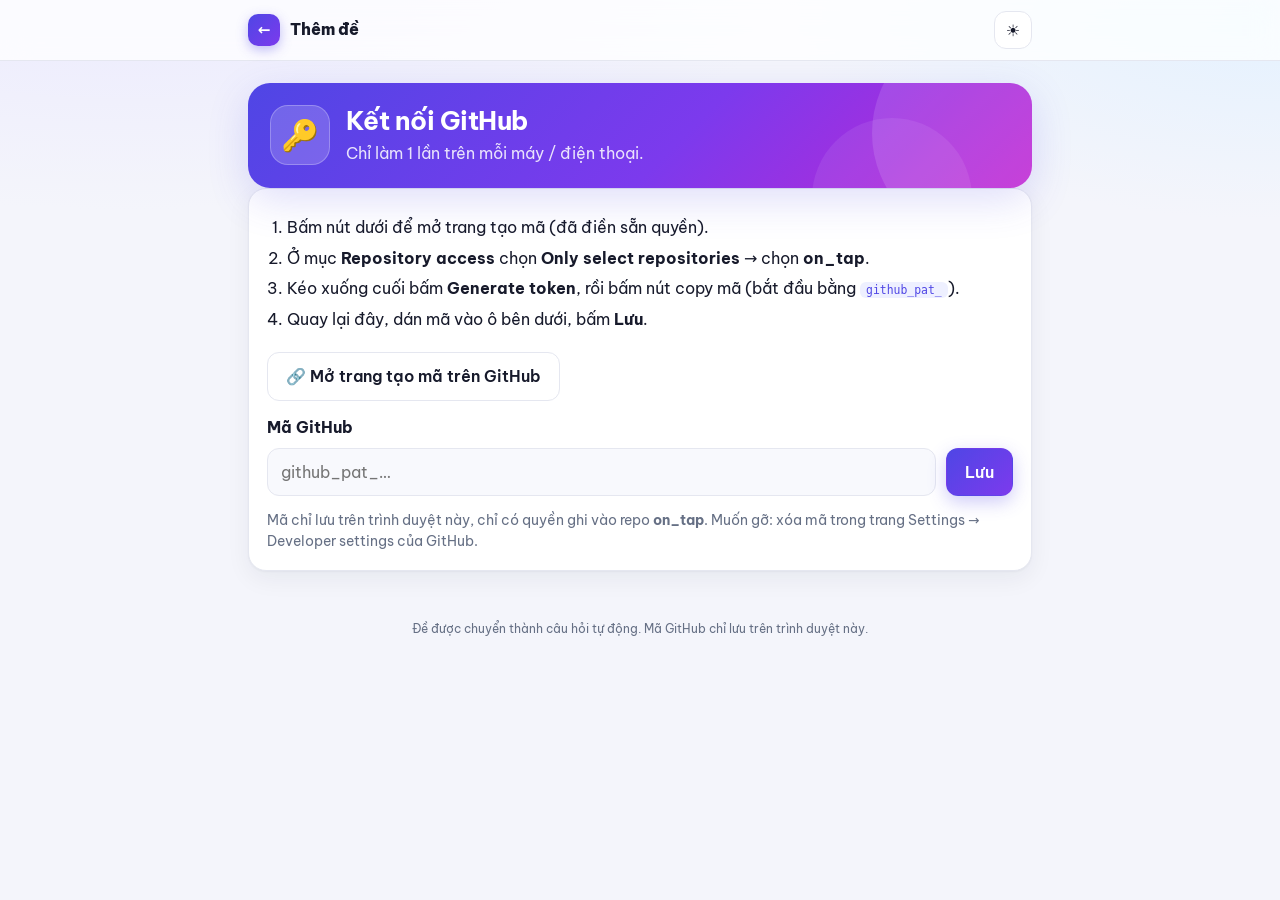
<file: them-de.html>
<!DOCTYPE html>
<html lang="vi">
<head>
  <meta charset="UTF-8">
  <meta name="viewport" content="width=device-width, initial-scale=1">
  <meta name="theme-color" content="#4f46e5">
  <meta name="robots" content="noindex">
  <title>Thêm đề · Ôn tập trắc nghiệm</title>
  <link rel="preconnect" href="https://fonts.googleapis.com">
  <link rel="preconnect" href="https://fonts.gstatic.com" crossorigin>
  <link href="https://fonts.googleapis.com/css2?family=Be+Vietnam+Pro:wght@400;500;600;700;800&display=swap" rel="stylesheet">
  <link rel="stylesheet" href="style.css">
  <style>
    .stack > * + * { margin-top: 14px; }
    .label { display: block; font-weight: 700; margin: 0 0 8px; }
    .input {
      width: 100%; font: inherit; color: var(--text); background: var(--card-2);
      border: 1.5px solid var(--line); border-radius: var(--radius-sm); padding: 11px 13px; outline: none;
    }
    .input:focus { border-color: var(--primary); }
    .row { display: flex; gap: 10px; align-items: center; }
    .row .grow { flex: 1; min-width: 0; }
    .subjects .subject.new .sicon { background: var(--primary-soft); color: var(--primary); font-weight: 800; }
    .emojis { display: flex; flex-wrap: wrap; gap: 6px; }
    .emojis button {
      width: 40px; height: 40px; border-radius: 11px; border: 1.5px solid var(--line);
      background: var(--card); font-size: 1.2rem;
    }
    .emojis button.on { border-color: var(--primary); background: var(--primary-soft); }
    .drop {
      display: block; text-align: center; padding: 26px 16px; border: 2px dashed var(--line);
      border-radius: var(--radius); background: var(--card-2); cursor: pointer; transition: border-color .15s, background .15s;
    }
    .drop:hover, .drop.over { border-color: var(--primary); background: var(--primary-soft); }
    .drop b { color: var(--primary); }
    .drop input { display: none; }
    .files { display: grid; gap: 10px; }
    .file {
      display: grid; grid-template-columns: 74px 1fr auto; gap: 8px; align-items: center;
      padding: 10px; border: 1.5px solid var(--line); border-radius: 14px; background: var(--card);
    }
    .file .fname { grid-column: 1 / -1; font-size: .82rem; color: var(--muted); overflow: hidden; text-overflow: ellipsis; white-space: nowrap; }
    .file .input { padding: 8px 10px; }
    .file .num { text-align: center; }
    .file .warn { grid-column: 1 / -1; font-size: .8rem; color: var(--warn); background: var(--warn-soft); padding: 4px 10px; border-radius: 8px; }
    .x { width: 36px; height: 36px; border-radius: 10px; border: 1px solid var(--line); background: var(--card); color: var(--muted); font-size: 1rem; }
    .x:hover { color: var(--bad); border-color: var(--bad); }
    .steps { list-style: none; padding: 0; margin: 0; display: grid; gap: 10px; }
    .steps li { display: flex; gap: 10px; align-items: center; color: var(--muted); }
    .steps li .dot { width: 26px; height: 26px; border-radius: 50%; display: grid; place-items: center; border: 2px solid var(--line); font-size: .8rem; flex-shrink: 0; }
    .steps li.run { color: var(--text); font-weight: 600; }
    .steps li.run .dot { border-color: var(--line); border-top-color: var(--primary); animation: spin .8s linear infinite; }
    .steps li.done { color: var(--text); }
    .steps li.done .dot { background: var(--ok); border-color: var(--ok); color: #fff; }
    .steps li.fail .dot { background: var(--bad); border-color: var(--bad); color: #fff; }
    .report h3 { font-size: .95rem; margin: 14px 0 6px; }
    .report ul { margin: 0; padding-left: 20px; }
    .report li { margin: 3px 0; }
    .err { color: var(--bad); background: var(--bad-soft); padding: 10px 12px; border-radius: 12px; font-size: .92rem; }
    .okbox { color: var(--ok); background: var(--ok-soft); padding: 10px 12px; border-radius: 12px; font-weight: 600; }
    ol.howto { padding-left: 20px; margin: 8px 0 0; }
    ol.howto li { margin: 6px 0; }
    .back { text-decoration: none; }
    .manage summary { cursor: pointer; list-style: none; }
    .manage summary::-webkit-details-marker { display: none; }
    .manage summary::before { content: "▸ "; color: var(--muted); }
    .manage[open] summary::before { content: "▾ "; }
    .chlist { display: grid; gap: 6px; margin: 12px 0; }
    .chrow { display: flex; align-items: center; justify-content: space-between; gap: 10px; padding: 6px 6px 6px 12px; border: 1px solid var(--line); border-radius: 12px; background: var(--card-2); font-size: .92rem; }
    .btn.danger { color: var(--bad); border-color: var(--bad-soft); }
    .merge { display: flex; gap: 10px; align-items: center; margin-top: 12px; padding: 10px 12px; border-radius: 12px; background: var(--primary-soft); cursor: pointer; }
    .merge input { width: 18px; height: 18px; accent-color: var(--primary); }
    .btn.danger:hover:not(:disabled) { border-color: var(--bad); background: var(--bad-soft); }
  </style>
</head>
<body>
  <header class="topbar">
    <div class="topbar-in">
      <a class="brand back" href="./" title="Về trang ôn tập" style="color: inherit">
        <span class="logo">←</span><span>Thêm đề</span>
      </a>
      <button class="icon-btn" id="themeBtn" type="button" title="Đổi giao diện sáng/tối" aria-label="Đổi giao diện sáng/tối">
        <span class="sun">☀️</span><span class="moon">🌙</span>
      </button>
    </div>
  </header>

  <main id="app">
    <div class="loading"><span class="spinner"></span>Đang tải…</div>
  </main>

  <footer class="foot">Đề được chuyển thành câu hỏi tự động. Mã GitHub chỉ lưu trên trình duyệt này.</footer>

  <script src="them-de.js"></script>
</body>
</html>
</file>
<file: style.css>
:root {
  --bg: #f4f5fb;
  --bg-grad: radial-gradient(1200px 500px at 10% -10%, #e9e7ff 0%, transparent 60%),
             radial-gradient(900px 400px at 100% 0%, #e3f1ff 0%, transparent 55%);
  --card: #ffffff;
  --card-2: #f8f9fd;
  --text: #171a2b;
  --muted: #667085;
  --line: #e5e7f0;
  --primary: #4f46e5;
  --primary-2: #7c3aed;
  --primary-soft: #eef0ff;
  --on-primary: #ffffff;
  --ok: #16a34a;
  --ok-soft: #e7f8ee;
  --bad: #e11d48;
  --bad-soft: #ffe9ee;
  --warn: #9a6200;
  --warn-soft: #fff7e0;
  --radius: 18px;
  --radius-sm: 12px;
  --shadow: 0 1px 2px rgba(23, 26, 43, .04), 0 8px 24px rgba(23, 26, 43, .06);
  --shadow-lg: 0 12px 40px rgba(79, 70, 229, .18);
  color-scheme: light;
}
[data-theme="dark"] {
  --bg: #0e1020;
  --bg-grad: radial-gradient(1000px 500px at 0% -10%, #23205a 0%, transparent 60%),
             radial-gradient(800px 400px at 100% 0%, #10304d 0%, transparent 55%);
  --card: #171a2e;
  --card-2: #1d2138;
  --text: #eceefe;
  --muted: #9aa0bd;
  --line: #2a2f4a;
  --primary: #8b85ff;
  --primary-2: #b18cff;
  --primary-soft: #262a52;
  --on-primary: #0e1020;
  --ok: #4ade80;
  --ok-soft: #12301f;
  --bad: #fb7185;
  --bad-soft: #3a1622;
  --warn: #f5c35b;
  --warn-soft: #33290f;
  --shadow: 0 1px 2px rgba(0, 0, 0, .3);
  --shadow-lg: 0 12px 40px rgba(0, 0, 0, .45);
  color-scheme: dark;
}

* { box-sizing: border-box; }
html, body { margin: 0; }
body {
  font-family: "Be Vietnam Pro", system-ui, -apple-system, "Segoe UI", Roboto, Arial, sans-serif;
  background: var(--bg-grad), var(--bg);
  background-attachment: fixed;
  color: var(--text);
  line-height: 1.55;
  -webkit-font-smoothing: antialiased;
  min-height: 100vh;
}
button { font: inherit; color: inherit; cursor: pointer; }
kbd {
  font: 600 .75rem/1 ui-monospace, SFMono-Regular, Menlo, monospace;
  padding: 2px 6px; border-radius: 6px; border: 1px solid var(--line);
  border-bottom-width: 2px; background: var(--card);
}
code { background: var(--primary-soft); color: var(--primary); padding: 1px 6px; border-radius: 6px; font-size: .88em; }

/* ---------- Thanh trên ---------- */
.topbar {
  position: sticky; top: 0; z-index: 20;
  background: color-mix(in srgb, var(--card) 78%, transparent);
  backdrop-filter: saturate(160%) blur(14px);
  -webkit-backdrop-filter: saturate(160%) blur(14px);
  border-bottom: 1px solid var(--line);
}
.topbar-in { max-width: 820px; margin: 0 auto; padding: 10px 18px; display: flex; align-items: center; justify-content: space-between; }
.brand { display: flex; align-items: center; gap: 10px; background: none; border: 0; font-weight: 800; font-size: 1.02rem; padding: 4px 0; letter-spacing: -.01em; }
.logo {
  width: 32px; height: 32px; border-radius: 10px; display: grid; place-items: center;
  background: linear-gradient(135deg, var(--primary), var(--primary-2)); color: #fff; font-size: .95rem;
  box-shadow: 0 4px 12px rgba(79, 70, 229, .35);
}
.icon-btn {
  width: 38px; height: 38px; border-radius: 12px; border: 1px solid var(--line);
  background: var(--card); display: grid; place-items: center; font-size: 1rem; transition: transform .15s;
}
.icon-btn:hover { transform: rotate(-12deg); }
.top-actions { display: flex; align-items: center; gap: 8px; }
.add-btn { text-decoration: none; color: var(--primary); }
.foot a { color: var(--primary); font-weight: 600; }
.icon-btn .moon { display: none; }
[data-theme="dark"] .icon-btn .sun { display: none; }
[data-theme="dark"] .icon-btn .moon { display: inline; }

main { max-width: 820px; margin: 0 auto; padding: 22px 18px 48px; }
.loading { display: flex; align-items: center; justify-content: center; gap: 12px; color: var(--muted); margin-top: 80px; }
.spinner { width: 22px; height: 22px; border-radius: 50%; border: 3px solid var(--line); border-top-color: var(--primary); animation: spin .8s linear infinite; }
@keyframes spin { to { transform: rotate(360deg); } }
.foot { text-align: center; color: var(--muted); font-size: .78rem; padding: 0 16px 28px; }

h1 { font-size: 1.6rem; line-height: 1.25; margin: 0; letter-spacing: -.02em; }
h2 { font-size: 1rem; margin: 26px 0 12px; letter-spacing: -.01em; }
.sub { color: var(--muted); margin: 4px 0 0; }
.muted { color: var(--muted); font-weight: 400; }
.center { text-align: center; }
.ok-text { color: var(--ok); }
.bad-text { color: var(--bad); }

.card {
  background: var(--card);
  border: 1px solid var(--line);
  border-radius: var(--radius);
  box-shadow: var(--shadow);
  padding: 18px;
}

/* ---------- Nút ---------- */
.btn {
  display: inline-flex; align-items: center; justify-content: center; gap: 6px;
  border: 1px solid var(--line); background: var(--card);
  padding: 11px 18px; border-radius: var(--radius-sm); font-weight: 600;
  transition: border-color .15s, background .15s, transform .08s, box-shadow .15s;
}
.btn:hover:not(:disabled) { border-color: var(--primary); }
.btn:active:not(:disabled) { transform: translateY(1px); }
.btn.primary {
  background: linear-gradient(135deg, var(--primary), var(--primary-2));
  border-color: transparent; color: #fff; box-shadow: 0 6px 18px rgba(79, 70, 229, .28);
}
.btn.primary:hover:not(:disabled) { box-shadow: 0 8px 24px rgba(79, 70, 229, .4); }
a.btn { text-decoration: none; color: inherit; }
a.btn.primary { color: #fff; }
.btn.ghost { background: transparent; }
.btn.small { padding: 7px 12px; font-size: .88rem; border-radius: 10px; }
.btn.big { padding: 14px 22px; font-size: 1.02rem; }
.btn:disabled { opacity: .45; cursor: not-allowed; box-shadow: none; }
.btn.grow { flex: 1; }
.link-btn { background: none; border: 0; padding: 4px 2px; color: var(--primary); font-weight: 600; font-size: .9rem; }
.link-btn:hover { text-decoration: underline; }
.link-btn.muted { color: var(--muted); font-weight: 500; font-size: .85rem; }

.hint { color: var(--muted); font-size: .85rem; margin: 12px 0 0; }
.actions { display: flex; flex-wrap: wrap; gap: 10px; margin-top: 12px; }

.chips { display: flex; flex-wrap: wrap; gap: 6px; margin-top: 8px; }
.chip {
  display: inline-flex; align-items: center; gap: 4px; padding: 3px 10px; border-radius: 99px;
  background: var(--card-2); border: 1px solid var(--line); font-size: .8rem; font-weight: 600; color: var(--muted);
}
.chip.ok { color: var(--ok); background: var(--ok-soft); border-color: transparent; }
.chip.bad { color: var(--bad); background: var(--bad-soft); border-color: transparent; }

/* ---------- Chọn môn ---------- */
.subjects { display: grid; grid-template-columns: repeat(auto-fill, minmax(175px, 1fr)); gap: 10px; margin-bottom: 20px; }
.subject {
  display: flex; align-items: center; gap: 10px; text-align: left; min-width: 0;
  padding: 11px 12px; border-radius: 14px;
  background: var(--card); border: 1.5px solid var(--line); box-shadow: var(--shadow);
  transition: border-color .15s, transform .15s, background .15s;
}
.subject:hover { border-color: var(--primary); transform: translateY(-1px); }
.subject .sicon {
  flex-shrink: 0; width: 38px; height: 38px; border-radius: 11px; display: grid; place-items: center;
  background: var(--card-2); font-size: 1.25rem;
}
.subject .stext { min-width: 0; display: flex; flex-direction: column; line-height: 1.3; }
.subject .stext b { font-size: .88rem; line-height: 1.3; display: -webkit-box; -webkit-line-clamp: 2; -webkit-box-orient: vertical; overflow: hidden; }
.subject small { color: var(--muted); font-size: .75rem; }
.subject.on { border-color: var(--primary); background: var(--primary-soft); }
.subject.on .sicon { background: linear-gradient(135deg, var(--primary), var(--primary-2)); }

/* ---------- Hero ---------- */
.hero {
  display: flex; align-items: center; gap: 16px; padding: 22px;
  border-radius: 22px; color: #fff; position: relative; overflow: hidden;
  background: linear-gradient(135deg, #4f46e5 0%, #7c3aed 55%, #c026d3 100%);
  box-shadow: var(--shadow-lg);
}
.hero::after {
  content: ""; position: absolute; right: -60px; top: -60px; width: 220px; height: 220px; border-radius: 50%;
  background: rgba(255, 255, 255, .12);
}
.hero::before {
  content: ""; position: absolute; right: 60px; bottom: -90px; width: 160px; height: 160px; border-radius: 50%;
  background: rgba(255, 255, 255, .08);
}
.hero-icon {
  flex-shrink: 0; width: 60px; height: 60px; border-radius: 18px; display: grid; place-items: center;
  font-size: 1.9rem; background: rgba(255, 255, 255, .18); border: 1px solid rgba(255, 255, 255, .25);
}
.hero-text { position: relative; z-index: 1; min-width: 0; }
.hero h1 { color: #fff; }
.hero .sub { color: rgba(255, 255, 255, .85); }
.hero .chip { background: rgba(255, 255, 255, .16); border-color: rgba(255, 255, 255, .22); color: #fff; }
.hero .chip.bad { background: rgba(255, 255, 255, .92); color: #be123c; }

.section-head { display: flex; align-items: center; justify-content: space-between; gap: 10px; margin: 26px 0 12px; }
.section-head h2 { margin: 0; }

/* ---------- Danh sách chương ---------- */
.chapters { display: grid; gap: 10px; }
.chapter {
  position: relative; display: flex; align-items: flex-start; gap: 14px; cursor: pointer;
  padding: 15px 16px; border-radius: 16px;
  background: var(--card); border: 1.5px solid var(--line); box-shadow: var(--shadow);
  transition: border-color .15s, background .15s;
}
.chapter:hover { border-color: color-mix(in srgb, var(--primary) 55%, var(--line)); }
.chapter input { position: absolute; opacity: 0; pointer-events: none; }
.chapter .tick {
  flex-shrink: 0; width: 24px; height: 24px; margin-top: 2px; border-radius: 8px;
  border: 2px solid var(--line); background: var(--card); display: grid; place-items: center; transition: all .15s;
}
.chapter.checked { border-color: var(--primary); background: var(--primary-soft); }
.chapter.checked .tick { background: linear-gradient(135deg, var(--primary), var(--primary-2)); border-color: transparent; }
.chapter.checked .tick::after { content: "✓"; color: #fff; font-weight: 800; font-size: .85rem; }
.chapter input:focus-visible + .tick { outline: 2px solid var(--primary); outline-offset: 2px; }
.ch-body { display: flex; flex-direction: column; gap: 2px; min-width: 0; flex: 1; }
.ch-label { font-size: .72rem; font-weight: 700; text-transform: uppercase; letter-spacing: .06em; color: var(--primary); }
.ch-name { font-weight: 600; line-height: 1.4; }
.ch-meta { display: flex; flex-wrap: wrap; gap: 4px 12px; font-size: .8rem; color: var(--muted); margin-top: 2px; }
.minibar { display: block; height: 5px; border-radius: 99px; background: var(--line); overflow: hidden; margin-top: 8px; max-width: 220px; }
.minibar > span { display: block; height: 100%; background: var(--ok); border-radius: 99px; }

/* ---------- Cài đặt ---------- */
.settings { display: grid; gap: 14px; }
.set-row { display: flex; flex-wrap: wrap; align-items: center; gap: 10px; }
.set-row > .label { min-width: 90px; color: var(--muted); font-size: .9rem; font-weight: 500; }
.seg { display: inline-flex; gap: 4px; padding: 4px; border-radius: 12px; background: var(--card-2); border: 1px solid var(--line); flex-wrap: wrap; }
.seg button { background: none; border: 0; padding: 7px 14px; font-size: .9rem; font-weight: 600; border-radius: 9px; color: var(--muted); transition: all .15s; }
.seg button:hover { color: var(--text); }
.seg button.on { background: var(--card); color: var(--primary); box-shadow: 0 1px 3px rgba(0, 0, 0, .12); }
[data-theme="dark"] .seg button.on { background: var(--primary-soft); }
.seg.small button { padding: 5px 10px; font-size: .82rem; }
.toggles { display: flex; flex-wrap: wrap; gap: 8px 18px; }
.toggle { display: inline-flex; align-items: center; gap: 10px; font-size: .9rem; cursor: pointer; user-select: none; }
.toggle input { position: absolute; opacity: 0; pointer-events: none; }
.toggle .sw { width: 38px; height: 22px; border-radius: 99px; background: var(--line); position: relative; transition: background .15s; flex-shrink: 0; }
.toggle .sw::after { content: ""; position: absolute; left: 3px; top: 3px; width: 16px; height: 16px; border-radius: 50%; background: #fff; box-shadow: 0 1px 3px rgba(0, 0, 0, .25); transition: transform .15s; }
.toggle input:checked + .sw { background: var(--primary); }
.toggle input:checked + .sw::after { transform: translateX(16px); }
.toggle input:focus-visible + .sw { outline: 2px solid var(--primary); outline-offset: 2px; }

/* ---------- Thanh bắt đầu ---------- */
.start-bar {
  margin-top: 20px; display: flex; align-items: center; gap: 14px; padding: 14px 14px 14px 18px;
  border-radius: 18px; background: var(--card); border: 1.5px solid var(--primary); box-shadow: var(--shadow-lg);
  position: sticky; bottom: 12px; z-index: 5;
}
.start-info { display: flex; flex-direction: column; line-height: 1.3; min-width: 0; flex: 1; }
.start-info b { font-size: 1.05rem; }
.start-info span { color: var(--muted); font-size: .82rem; }

/* ---------- Làm bài ---------- */
.quiz-top { display: flex; align-items: center; justify-content: space-between; gap: 10px; margin-bottom: 12px; }
.quiz-title { display: flex; align-items: center; gap: 10px; flex-wrap: wrap; justify-content: center; text-align: center; }
.counter { color: var(--muted); font-size: .92rem; }
.counter b { color: var(--text); font-size: 1.05rem; }
.mode-badge { font-size: .78rem; font-weight: 700; padding: 3px 10px; border-radius: 99px; background: var(--primary-soft); color: var(--primary); }
.mode-badge.exam { background: var(--warn-soft); color: var(--warn); }
.score-pill { background: var(--ok-soft); color: var(--ok); padding: 6px 12px; border-radius: 10px; font-weight: 700; font-size: .88rem; white-space: nowrap; }
.progress { height: 8px; background: var(--line); border-radius: 99px; overflow: hidden; margin-bottom: 16px; }
.progress > div { height: 100%; background: linear-gradient(90deg, var(--primary), var(--primary-2)); border-radius: 99px; transition: width .3s; }

.qcard { padding: 22px; animation: pop .18s ease-out; }
@keyframes pop { from { opacity: .4; transform: translateY(4px); } to { opacity: 1; transform: none; } }
.tag { display: inline-block; font-size: .72rem; font-weight: 700; color: var(--primary); background: var(--primary-soft); border-radius: 99px; padding: 2px 10px; margin-bottom: 10px; text-transform: uppercase; letter-spacing: .04em; }
.question { font-size: 1.12rem; font-weight: 600; line-height: 1.5; white-space: pre-line; margin: 0 0 18px; }
.options { display: grid; gap: 10px; }
.opt {
  display: flex; gap: 12px; align-items: center; text-align: left;
  width: 100%; padding: 13px 14px; line-height: 1.45;
  background: var(--card); border: 1.5px solid var(--line); border-radius: 14px;
  transition: border-color .12s, background .12s, transform .08s;
}
.opt:hover:not(:disabled) { border-color: var(--primary); background: var(--primary-soft); }
.opt:active:not(:disabled) { transform: scale(.995); }
.opt .key {
  flex-shrink: 0; width: 32px; height: 32px; border-radius: 10px;
  display: grid; place-items: center; font-weight: 700; font-size: .88rem;
  background: var(--card-2); border: 1px solid var(--line); transition: all .12s;
}
.opt.picked { border-color: var(--primary); background: var(--primary-soft); }
.opt.picked .key { background: var(--primary); color: #fff; border-color: var(--primary); }
.opt.correct { border-color: var(--ok); background: var(--ok-soft); }
.opt.correct .key { background: var(--ok); color: #fff; border-color: var(--ok); }
.opt.wrong { border-color: var(--bad); background: var(--bad-soft); }
.opt.wrong .key { background: var(--bad); color: #fff; border-color: var(--bad); }
.opt.dim { opacity: .55; }
.opt:disabled { cursor: default; }

.feedback { margin-top: 16px; padding: 12px 14px; border-radius: 12px; font-size: .95rem; font-weight: 600; animation: pop .18s ease-out; }
.feedback.ok { background: var(--ok-soft); color: var(--ok); }
.feedback.bad { background: var(--bad-soft); color: var(--bad); }
.note { margin-top: 10px; padding: 11px 14px; border-radius: 12px; background: var(--warn-soft); color: var(--text); font-size: .88rem; border-left: 3px solid var(--warn); }

.nav { display: flex; gap: 10px; margin-top: 16px; }
.nav .btn { padding: 13px 18px; }

.grid-wrap { margin-top: 18px; background: var(--card); border: 1px solid var(--line); border-radius: 16px; padding: 12px 14px; }
.grid-wrap summary { cursor: pointer; font-weight: 600; font-size: .9rem; list-style: none; user-select: none; }
.grid-wrap summary::-webkit-details-marker { display: none; }
.grid-wrap summary::before { content: "▸ "; color: var(--muted); }
.grid-wrap[open] summary::before { content: "▾ "; }
.grid { display: grid; grid-template-columns: repeat(auto-fill, minmax(38px, 1fr)); gap: 6px; margin-top: 12px; }
.grid button {
  height: 38px; border-radius: 10px;
  border: 1px solid var(--line); background: var(--card-2); font-size: .82rem; font-weight: 600;
}
.grid button:hover { border-color: var(--primary); }
.grid button.answered { background: var(--primary-soft); border-color: var(--primary); color: var(--primary); }
.grid button.g-ok { background: var(--ok-soft); border-color: var(--ok); color: var(--ok); }
.grid button.g-bad { background: var(--bad-soft); border-color: var(--bad); color: var(--bad); }
.grid button.current { outline: 2px solid var(--primary); outline-offset: 2px; }

/* ---------- Kết quả ---------- */
.result-hero { display: flex; align-items: center; gap: 22px; padding: 24px; }
.result-text { min-width: 0; }
.result-hero h1 { font-size: 1.4rem; }
.ring {
  --c: var(--ok);
  flex-shrink: 0; width: 120px; height: 120px; border-radius: 50%; display: grid; place-items: center;
  background: conic-gradient(var(--c) calc(var(--p) * 1%), var(--line) 0);
}
.result-hero.mid .ring { --c: #f59e0b; }
.result-hero.low .ring { --c: var(--bad); }
.ring-in { width: 94px; height: 94px; border-radius: 50%; background: var(--card); display: flex; flex-direction: column; align-items: center; justify-content: center; line-height: 1.1; }
.ring-in b { font-size: 1.9rem; font-weight: 800; }
.ring-in small { color: var(--muted); font-size: .78rem; }

.review { display: grid; gap: 10px; }
.rv { padding: 14px 16px; border-left: 4px solid var(--line); }
.rv.rv-ok { border-left-color: var(--ok); }
.rv.rv-bad { border-left-color: var(--bad); }
.q { font-weight: 600; white-space: pre-line; margin-bottom: 8px; display: flex; gap: 10px; align-items: flex-start; }
.qn {
  flex-shrink: 0; min-width: 28px; height: 24px; padding: 0 6px; border-radius: 8px; display: inline-grid; place-items: center;
  background: var(--card-2); border: 1px solid var(--line); font-size: .75rem; font-weight: 700; color: var(--muted); margin-top: 1px;
}
.review .line { font-size: .92rem; padding: 3px 0; }
.review .line.ok { color: var(--ok); font-weight: 600; }
.review .line.bad { color: var(--bad); }

/* ---------- Xem đáp án ---------- */
.browse-top { display: flex; align-items: center; gap: 14px; margin-bottom: 14px; }
.search-wrap { position: sticky; top: 64px; z-index: 6; margin-bottom: 8px; }
.search {
  width: 100%; padding: 13px 16px 13px 42px; border-radius: 14px; border: 1.5px solid var(--line);
  background: var(--card) url("data:image/svg+xml,%3Csvg xmlns='http://www.w3.org/2000/svg' width='18' height='18' fill='none' stroke='%23667085' stroke-width='2' stroke-linecap='round'%3E%3Ccircle cx='8' cy='8' r='6'/%3E%3Cpath d='m13 13 4 4'/%3E%3C/svg%3E") no-repeat 15px center;
  color: var(--text); font: inherit; box-shadow: var(--shadow);
}
.search:focus { outline: none; border-color: var(--primary); }
.browse-h { margin-top: 24px; }
.browse-item { margin-bottom: 10px; padding: 16px; }
.browse-item ol { margin: 10px 0 0; padding: 0; list-style: none; display: grid; gap: 6px; }
.browse-item li { display: flex; gap: 10px; align-items: flex-start; padding: 6px 8px; border-radius: 10px; font-size: .94rem; }
.browse-item li .key {
  flex-shrink: 0; width: 24px; height: 24px; border-radius: 7px; display: grid; place-items: center;
  font-size: .75rem; font-weight: 700; background: var(--card-2); border: 1px solid var(--line);
}
.browse-item li.ans { background: var(--ok-soft); color: var(--ok); font-weight: 600; }
.browse-item li.ans .key { background: var(--ok); border-color: var(--ok); color: #fff; }

.empty { text-align: center; color: var(--muted); padding: 40px 16px; }

/* ---------- Hộp thoại ---------- */
.modal {
  position: fixed; inset: 0; z-index: 50; display: grid; place-items: center; padding: 20px;
  background: rgba(10, 12, 30, .45); backdrop-filter: blur(3px); opacity: 0; transition: opacity .15s;
}
.modal[hidden] { display: none; }
.modal.show { opacity: 1; }
.modal-box {
  width: min(420px, 100%); background: var(--card); border: 1px solid var(--line); border-radius: 20px;
  padding: 22px; box-shadow: 0 24px 60px rgba(0, 0, 0, .25); transform: translateY(6px); transition: transform .15s;
}
.modal.show .modal-box { transform: none; }
.modal-msg { margin: 0 0 18px; font-weight: 600; font-size: 1.02rem; line-height: 1.5; }
.modal-actions { display: flex; gap: 10px; justify-content: flex-end; }

/* ---------- Điện thoại ---------- */
@media (max-width: 560px) {
  main { padding: 16px 14px 40px; }
  h1 { font-size: 1.3rem; }
  .hero { padding: 18px; gap: 12px; }
  .hero-icon { width: 50px; height: 50px; font-size: 1.6rem; border-radius: 15px; }
  .subjects { grid-template-columns: repeat(2, minmax(0, 1fr)); gap: 8px; }
  .subject { padding: 9px 10px; gap: 8px; }
  .subject .sicon { width: 32px; height: 32px; font-size: 1.05rem; }
  .set-row > .label { min-width: 100%; }
  .start-bar { gap: 10px; padding: 10px 10px 10px 14px; bottom: 8px; }
  .start-info b { font-size: .95rem; }
  .start-info span { font-size: .74rem; }
  .start-bar .btn.big { padding: 12px 14px; font-size: .92rem; white-space: nowrap; }
  .actions .btn { padding: 11px 10px; font-size: .88rem; white-space: nowrap; }
  .question { font-size: 1.02rem; }
  .qcard { padding: 18px 16px; }
  .quiz-title .mode-badge { display: none; }
  .result-hero { flex-direction: column; text-align: center; }
  .result-hero .chips { justify-content: center; }
  .search-wrap { top: 58px; }
}
</file>
